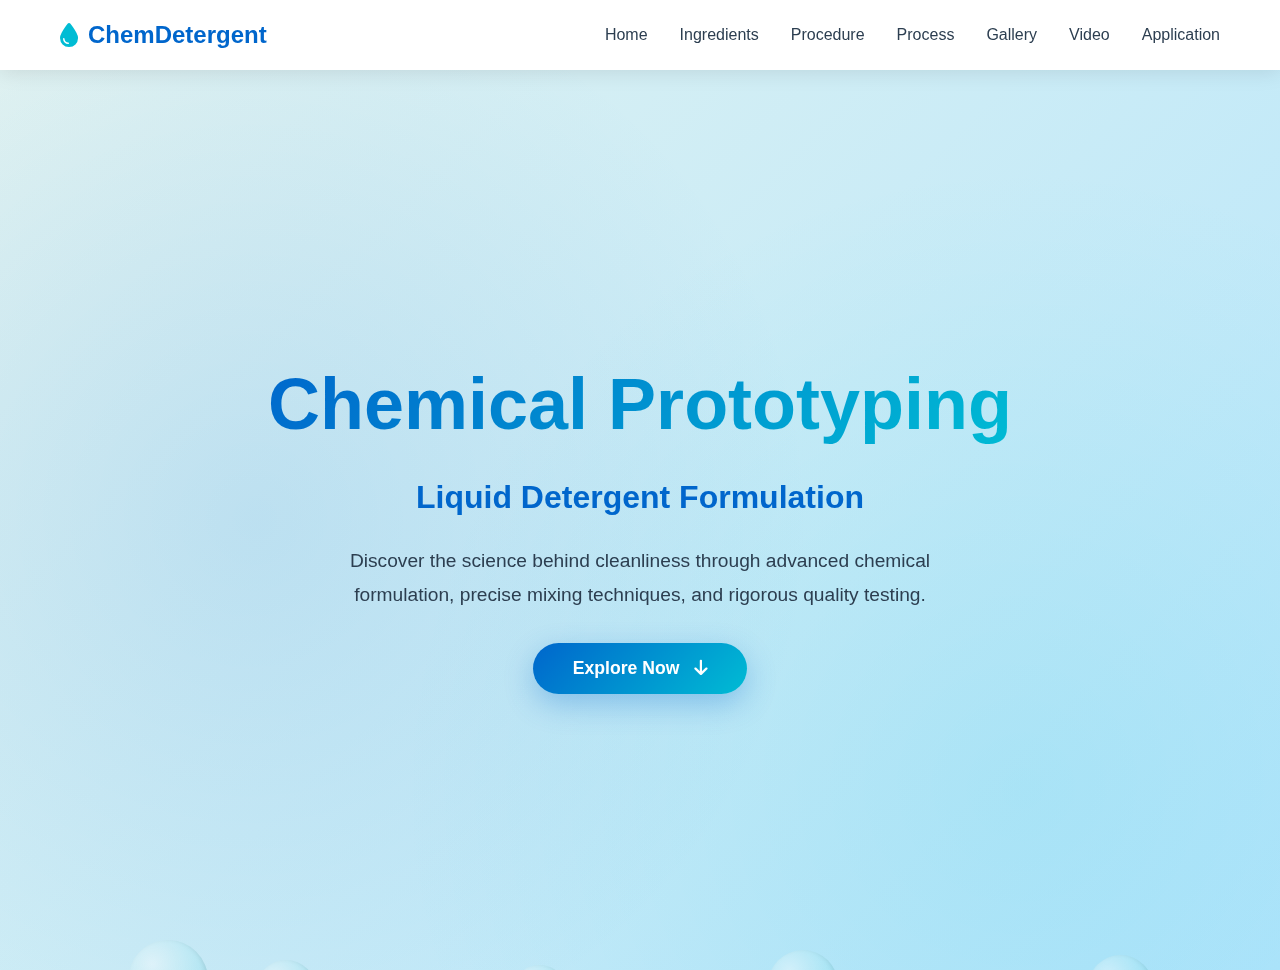
<file: index.html>
<!DOCTYPE html>
<html lang="en">
<head>
    <meta charset="UTF-8">
    <meta name="viewport" content="width=device-width, initial-scale=1.0">
    <title>Chemical Prototyping - Liquid Detergent</title>
    <link rel="stylesheet" href="styles.css">
    <link rel="stylesheet" href="https://cdnjs.cloudflare.com/ajax/libs/font-awesome/6.4.0/css/all.min.css">
    <link rel="stylesheet" href="https://unpkg.com/aos@next/dist/aos.css" />
</head>
<body>
    <!-- Navigation Bar -->
    <nav class="navbar">
        <div class="nav-container">
            <div class="logo">
                <i class="fas fa-droplet"></i>
                <span>ChemDetergent</span>
            </div>
            <ul class="nav-menu">
                <li><a href="index.html" class="nav-link">Home</a></li>
                <li><a href="ingredients.html" class="nav-link">Ingredients</a></li>
                <li><a href="procedure.html" class="nav-link">Procedure</a></li>
                <li><a href="diagram.html" class="nav-link">Process</a></li>
                <li><a href="gallery.html" class="nav-link">Gallery</a></li>
                <li><a href="video.html" class="nav-link">Video</a></li>
                <li><a href="application.html" class="nav-link">Application</a></li>
            </ul>
            <div class="hamburger">
                <span></span>
                <span></span>
                <span></span>
            </div>
        </div>
    </nav>

    <!-- Hero Section -->
    <section id="home" class="hero">
        <div class="liquid-bg"></div>
        <div class="bubbles">
            <span></span>
            <span></span>
            <span></span>
            <span></span>
            <span></span>
            <span></span>
            <span></span>
            <span></span>
        </div>
        <div class="hero-content" data-aos="fade-up">
            <h1 class="hero-title">Chemical Prototyping</h1>
            <h2 class="hero-subtitle">Liquid Detergent Formulation</h2>
            <p class="hero-description">
                Discover the science behind cleanliness through advanced chemical formulation, 
                precise mixing techniques, and rigorous quality testing.
            </p>
            <button class="cta-button" onclick="window.location.href='team.html'">
                Explore Now <i class="fas fa-arrow-down"></i>
            </button>
        </div>
    </section>
    <!-- Scripts -->
    <script src="https://unpkg.com/aos@next/dist/aos.js"></script>
    <script src="script.js"></script>
</body>
</html>
</file>
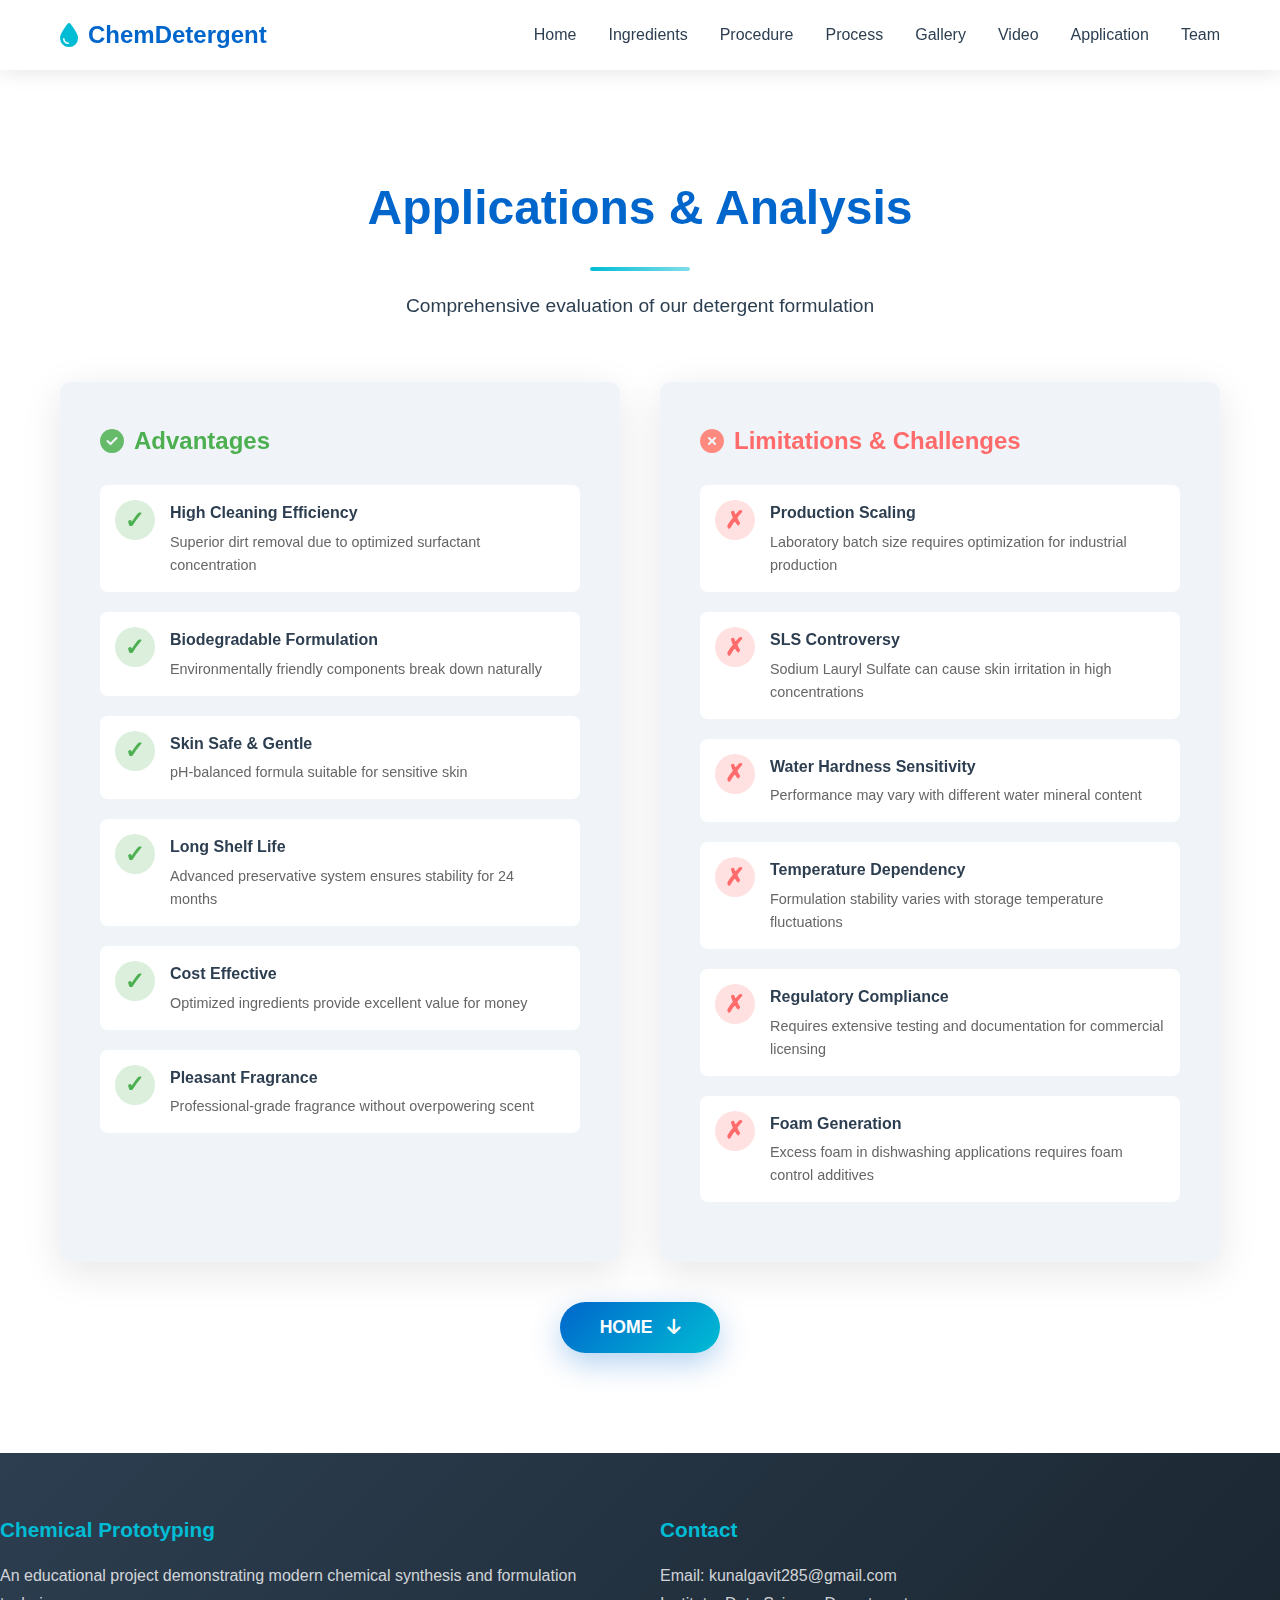
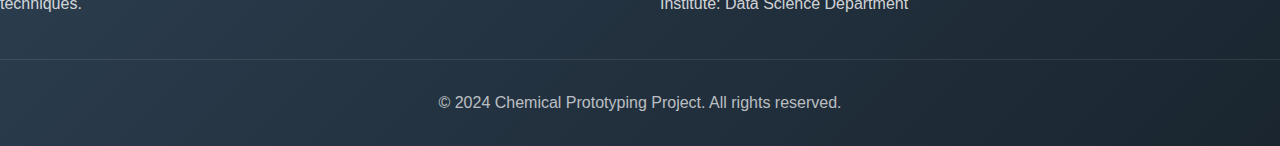
<file: application.html>
<!DOCTYPE html>
<html lang="en">
<head>
    <meta charset="UTF-8">
    <meta name="viewport" content="width=device-width, initial-scale=1.0">
    <title>Application - Chemical Prototyping</title>
    <link rel="stylesheet" href="styles.css">
    <link rel="stylesheet" href="https://cdnjs.cloudflare.com/ajax/libs/font-awesome/6.4.0/css/all.min.css">
    <link rel="stylesheet" href="https://unpkg.com/aos@next/dist/aos.css" />
</head>
<body>
    <!-- Navigation Bar -->
    <nav class="navbar">
        <div class="nav-container">
            <div class="logo">
                <i class="fas fa-droplet"></i>
                <span>ChemDetergent</span>
            </div>
            <ul class="nav-menu">
                <li><a href="index.html" class="nav-link">Home</a></li>
                <li><a href="ingredients.html" class="nav-link">Ingredients</a></li>
                <li><a href="procedure.html" class="nav-link">Procedure</a></li>
                <li><a href="diagram.html" class="nav-link">Process</a></li>
                <li><a href="gallery.html" class="nav-link">Gallery</a></li>
                <li><a href="video.html" class="nav-link">Video</a></li>
                <li><a href="application.html" class="nav-link">Application</a></li>
                <li><a href="team.html" class="nav-link">Team</a></li>
            </ul>
            <div class="hamburger">
                <span></span>
                <span></span>
                <span></span>
            </div>
        </div>
    </nav>

    <!-- Application Section -->
    <section id="application" class="application">
        <div class="container">
            <h2 class="section-title" data-aos="fade-down">Applications & Analysis</h2>
            <p class="section-subtitle" data-aos="fade-up">Comprehensive evaluation of our detergent formulation</p>

            <div class="application-wrapper">
                <!-- Advantages -->
                <div class="advantages" data-aos="fade-right">
                    <h3>
                        <i class="fas fa-check-circle"></i>
                        Advantages
                    </h3>
                    <ul class="advantages-list">
                        <li>
                            <span class="icon">✓</span>
                            <div>
                                <strong>High Cleaning Efficiency</strong>
                                <p>Superior dirt removal due to optimized surfactant concentration</p>
                            </div>
                        </li>
                        <li>
                            <span class="icon">✓</span>
                            <div>
                                <strong>Biodegradable Formulation</strong>
                                <p>Environmentally friendly components break down naturally</p>
                            </div>
                        </li>
                        <li>
                            <span class="icon">✓</span>
                            <div>
                                <strong>Skin Safe & Gentle</strong>
                                <p>pH-balanced formula suitable for sensitive skin</p>
                            </div>
                        </li>
                        <li>
                            <span class="icon">✓</span>
                            <div>
                                <strong>Long Shelf Life</strong>
                                <p>Advanced preservative system ensures stability for 24 months</p>
                            </div>
                        </li>
                        <li>
                            <span class="icon">✓</span>
                            <div>
                                <strong>Cost Effective</strong>
                                <p>Optimized ingredients provide excellent value for money</p>
                            </div>
                        </li>
                        <li>
                            <span class="icon">✓</span>
                            <div>
                                <strong>Pleasant Fragrance</strong>
                                <p>Professional-grade fragrance without overpowering scent</p>
                            </div>
                        </li>
                    </ul>
                </div>

                <!-- Disadvantages -->
                <div class="disadvantages" data-aos="fade-left">
                    <h3>
                        <i class="fas fa-times-circle"></i>
                        Limitations & Challenges
                    </h3>
                    <ul class="disadvantages-list">
                        <li>
                            <span class="icon">✗</span>
                            <div>
                                <strong>Production Scaling</strong>
                                <p>Laboratory batch size requires optimization for industrial production</p>
                            </div>
                        </li>
                        <li>
                            <span class="icon">✗</span>
                            <div>
                                <strong>SLS Controversy</strong>
                                <p>Sodium Lauryl Sulfate can cause skin irritation in high concentrations</p>
                            </div>
                        </li>
                        <li>
                            <span class="icon">✗</span>
                            <div>
                                <strong>Water Hardness Sensitivity</strong>
                                <p>Performance may vary with different water mineral content</p>
                            </div>
                        </li>
                        <li>
                            <span class="icon">✗</span>
                            <div>
                                <strong>Temperature Dependency</strong>
                                <p>Formulation stability varies with storage temperature fluctuations</p>
                            </div>
                        </li>
                        <li>
                            <span class="icon">✗</span>
                            <div>
                                <strong>Regulatory Compliance</strong>
                                <p>Requires extensive testing and documentation for commercial licensing</p>
                            </div>
                        </li>
                        <li>
                            <span class="icon">✗</span>
                            <div>
                                <strong>Foam Generation</strong>
                                <p>Excess foam in dishwashing applications requires foam control additives</p>
                            </div>
                        </li>
                    </ul>
                </div>
            </div>
        </div>
         <div style="text-align: center; margin-top: 40px;">
            <button class="cta-button" onclick="window.location.href='index.html'">
                HOME  <i class="fas fa-arrow-down"></i>
            </button>
        </div>
    </section>

    <!-- Footer -->
    <footer class="footer">
        <div class="footer-content">
            <div class="footer-section">
                <h4>Chemical Prototyping</h4>
                <p>An educational project demonstrating modern chemical synthesis and formulation techniques.</p>
            </div>
            <div class="footer-section">
                <h4>Contact</h4>
                <p>Email: kunalgavit285@gmail.com</p>
                <p>Institute: Data Science Department</p>
            </div>
        </div>
        <div class="footer-bottom">
            <p>&copy; 2024 Chemical Prototyping Project. All rights reserved.</p>
        </div>
    </footer>

    <!-- Scripts -->
    <script src="https://unpkg.com/aos@next/dist/aos.js"></script>
    <script src="script.js"></script>
</body>
</html>
</file>
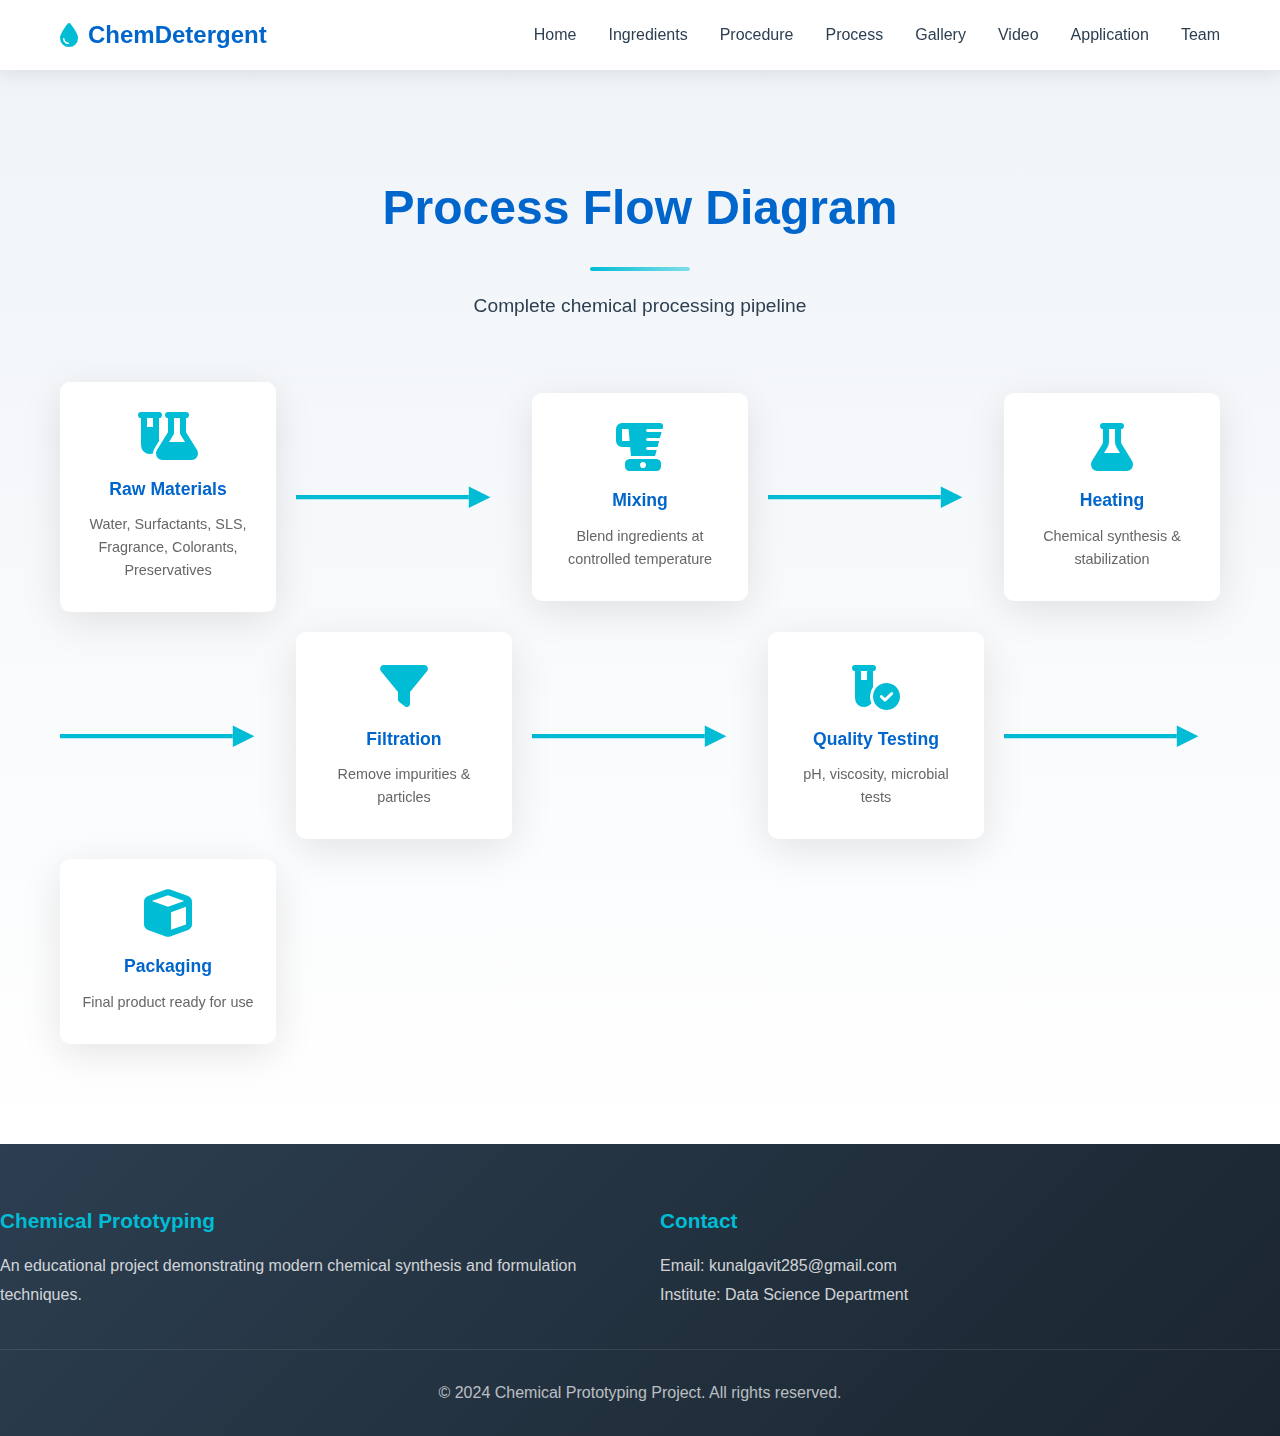
<file: diagram.html>
<!DOCTYPE html>
<html lang="en">
<head>
    <meta charset="UTF-8">
    <meta name="viewport" content="width=device-width, initial-scale=1.0">
    <title>Process Diagram - Chemical Prototyping</title>
    <link rel="stylesheet" href="styles.css">
    <link rel="stylesheet" href="https://cdnjs.cloudflare.com/ajax/libs/font-awesome/6.4.0/css/all.min.css">
    <link rel="stylesheet" href="https://unpkg.com/aos@next/dist/aos.css" />
</head>
<body>
    <!-- Navigation Bar -->
    <nav class="navbar">
        <div class="nav-container">
            <div class="logo">
                <i class="fas fa-droplet"></i>
                <span>ChemDetergent</span>
            </div>
            <ul class="nav-menu">
                <li><a href="index.html" class="nav-link">Home</a></li>
                <li><a href="ingredients.html" class="nav-link">Ingredients</a></li>
                <li><a href="procedure.html" class="nav-link">Procedure</a></li>
                <li><a href="diagram.html" class="nav-link">Process</a></li>
                <li><a href="gallery.html" class="nav-link">Gallery</a></li>
                <li><a href="video.html" class="nav-link">Video</a></li>
                <li><a href="application.html" class="nav-link">Application</a></li>
                <li><a href="team.html" class="nav-link">Team</a></li>
            </ul>
            <div class="hamburger">
                <span></span>
                <span></span>
                <span></span>
            </div>
        </div>
    </nav>

    <!-- Block Diagram Section -->
    <section id="diagram" class="diagram">
        <div class="container">
            <h2 class="section-title" data-aos="fade-down">Process Flow Diagram</h2>
            <p class="section-subtitle" data-aos="fade-up">Complete chemical processing pipeline</p>

            <div class="flow-diagram" data-aos="zoom-in">
                <!-- Raw Materials -->
                <div class="flow-block">
                    <div class="block-content">
                        <i class="fas fa-flask-vial"></i>
                        <h4>Raw Materials</h4>
                        <p>Water, Surfactants, SLS, Fragrance, Colorants, Preservatives</p>
                    </div>
                </div>

                <!-- Arrow -->
                <div class="flow-arrow">
                    <svg viewBox="0 0 100 40" preserveAspectRatio="none">
                        <path d="M 0 20 L 80 20" stroke="currentColor" stroke-width="2" fill="none"/>
                        <polygon points="90,20 80,15 80,25" fill="currentColor"/>
                    </svg>
                </div>

                <!-- Mixing -->
                <div class="flow-block">
                    <div class="block-content">
                        <i class="fas fa-blender"></i>
                        <h4>Mixing</h4>
                        <p>Blend ingredients at controlled temperature</p>
                    </div>
                </div>

                <!-- Arrow -->
                <div class="flow-arrow">
                    <svg viewBox="0 0 100 40" preserveAspectRatio="none">
                        <path d="M 0 20 L 80 20" stroke="currentColor" stroke-width="2" fill="none"/>
                        <polygon points="90,20 80,15 80,25" fill="currentColor"/>
                    </svg>
                </div>

                <!-- Reaction -->
                <div class="flow-block">
                    <div class="block-content">
                        <i class="fas fa-flask"></i>
                        <h4>Heating</h4>
                        <p>Chemical synthesis & stabilization</p>
                    </div>
                </div>

                <!-- Arrow -->
                <div class="flow-arrow">
                    <svg viewBox="0 0 100 40" preserveAspectRatio="none">
                        <path d="M 0 20 L 80 20" stroke="currentColor" stroke-width="2" fill="none"/>
                        <polygon points="90,20 80,15 80,25" fill="currentColor"/>
                    </svg>
                </div>

                <!-- Filtration -->
                <div class="flow-block">
                    <div class="block-content">
                        <i class="fas fa-filter"></i>
                        <h4>Filtration</h4>
                        <p>Remove impurities & particles</p>
                    </div>
                </div>

                <!-- Arrow -->
                <div class="flow-arrow">
                    <svg viewBox="0 0 100 40" preserveAspectRatio="none">
                        <path d="M 0 20 L 80 20" stroke="currentColor" stroke-width="2" fill="none"/>
                        <polygon points="90,20 80,15 80,25" fill="currentColor"/>
                    </svg>
                </div>

                <!-- Testing -->
                <div class="flow-block">
                    <div class="block-content">
                        <i class="fas fa-vial-circle-check"></i>
                        <h4>Quality Testing</h4>
                        <p>pH, viscosity, microbial tests</p>
                    </div>
                </div>

                <!-- Arrow -->
                <div class="flow-arrow">
                    <svg viewBox="0 0 100 40" preserveAspectRatio="none">
                        <path d="M 0 20 L 80 20" stroke="currentColor" stroke-width="2" fill="none"/>
                        <polygon points="90,20 80,15 80,25" fill="currentColor"/>
                    </svg>
                </div>

                <!-- Packaging -->
                <div class="flow-block">
                    <div class="block-content">
                        <i class="fas fa-cube"></i>
                        <h4>Packaging</h4>
                        <p>Final product ready for use</p>
                    </div>
                </div>
            </div>
        </div>
    </section>

    <!-- Footer -->
    <footer class="footer">
        <div class="footer-content">
            <div class="footer-section">
                <h4>Chemical Prototyping</h4>
                <p>An educational project demonstrating modern chemical synthesis and formulation techniques.</p>
            </div>
            <div class="footer-section">
                <h4>Contact</h4>
                <p>Email: kunalgavit285@gmail.com</p>
                <p>Institute: Data Science Department</p>
            </div>
        </div>
        <div class="footer-bottom">
            <p>&copy; 2024 Chemical Prototyping Project. All rights reserved.</p>
        </div>
    </footer>
    <!-- Scripts -->
    <script src="https://unpkg.com/aos@next/dist/aos.js"></script>
    <script src="script.js"></script>
</body>
</html>
</file>
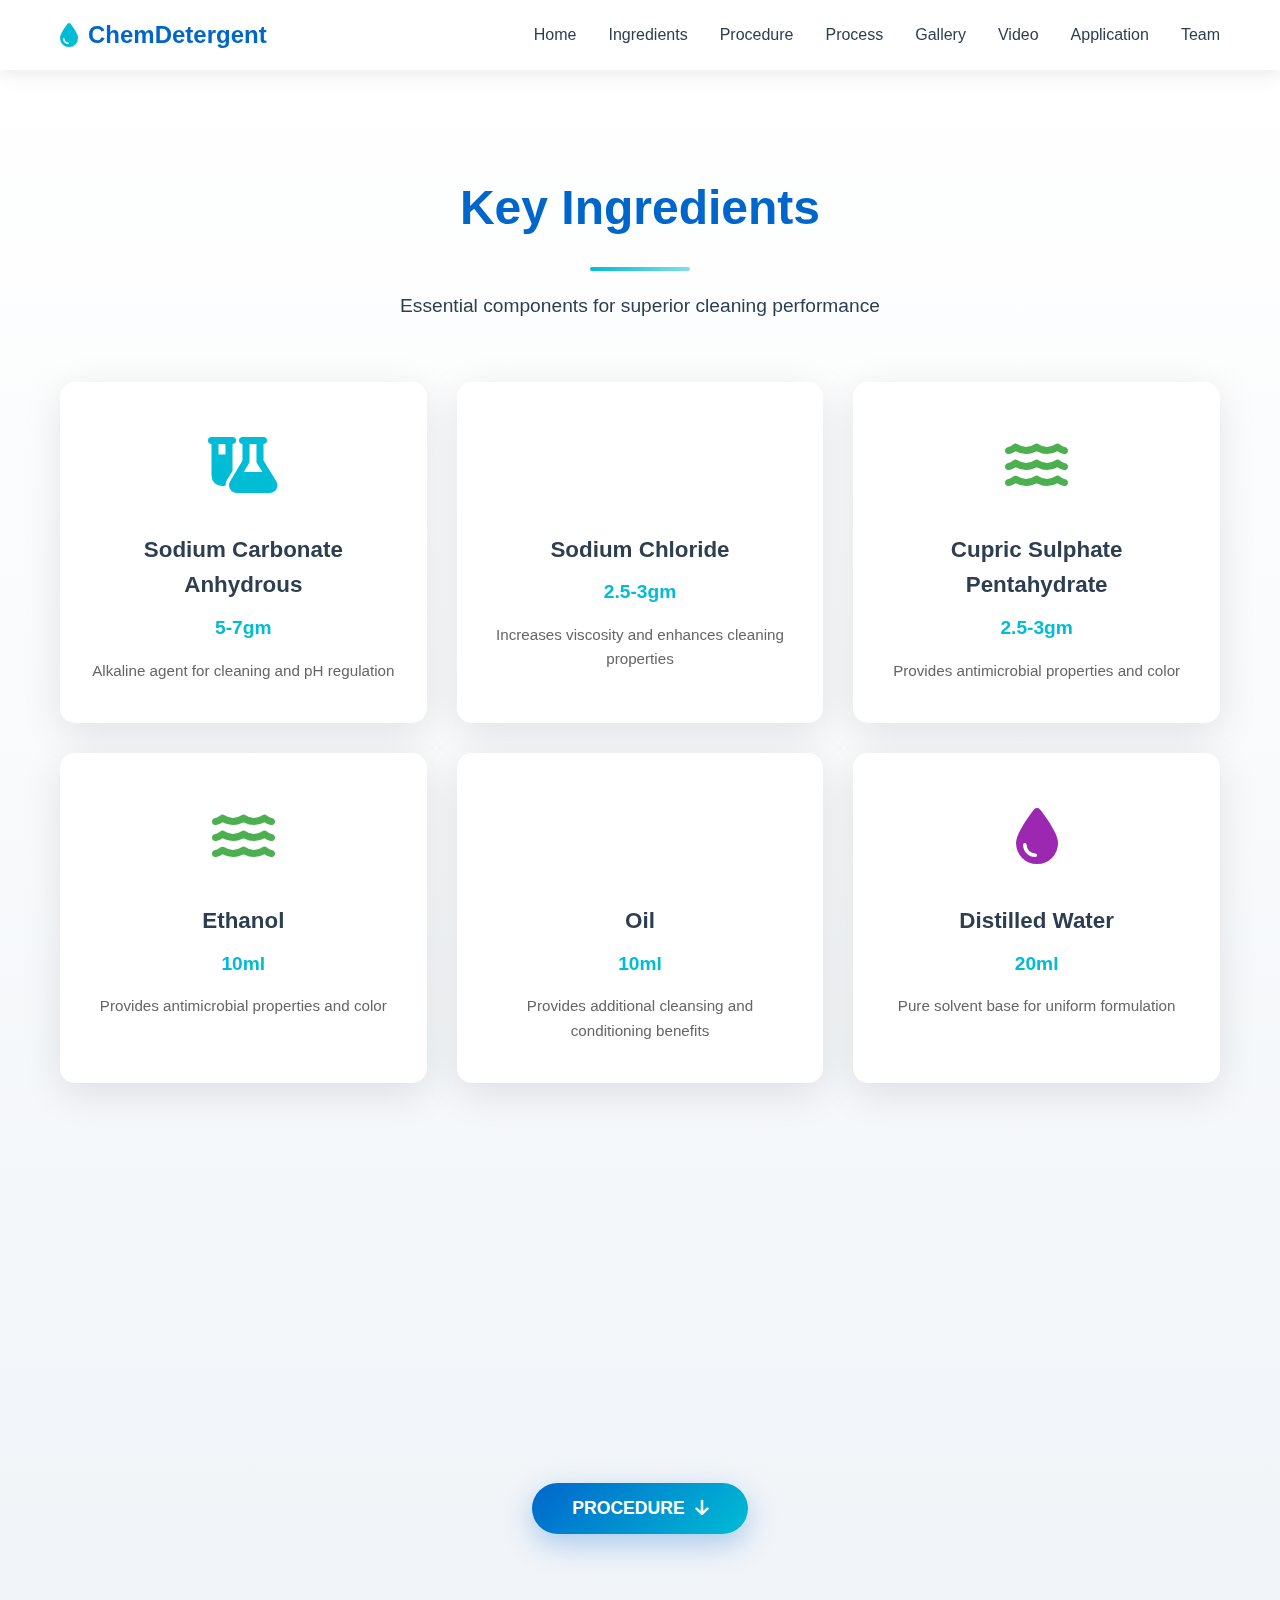
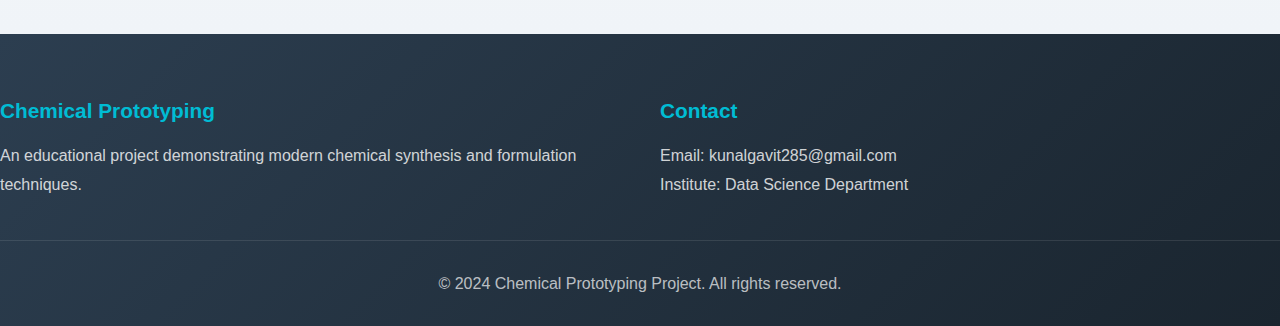
<file: ingredients.html>
<!DOCTYPE html>
<html lang="en">
<head>
    <meta charset="UTF-8">
    <meta name="viewport" content="width=device-width, initial-scale=1.0">
    <title>Ingredients - Chemical Prototyping</title>
    <link rel="stylesheet" href="styles.css">
    <link rel="stylesheet" href="https://cdnjs.cloudflare.com/ajax/libs/font-awesome/6.4.0/css/all.min.css">
    <link rel="stylesheet" href="https://unpkg.com/aos@next/dist/aos.css" />
</head>
<body>
    <!-- Navigation Bar -->
    <nav class="navbar">
        <div class="nav-container">
            <div class="logo">
                <i class="fas fa-droplet"></i>
                <span>ChemDetergent</span>
            </div>
            <ul class="nav-menu">
                <li><a href="index.html" class="nav-link">Home</a></li>
                <li><a href="ingredients.html" class="nav-link">Ingredients</a></li>
                <li><a href="procedure.html" class="nav-link">Procedure</a></li>
                <li><a href="diagram.html" class="nav-link">Process</a></li>
                <li><a href="gallery.html" class="nav-link">Gallery</a></li>
                <li><a href="video.html" class="nav-link">Video</a></li>
                <li><a href="application.html" class="nav-link">Application</a></li>
                <li><a href="team.html" class="nav-link">Team</a></li>
            </ul>
            <div class="hamburger">
                <span></span>
                <span></span>
                <span></span>
            </div>
        </div>
    </nav>

    <!-- Ingredients Section -->
    <section id="ingredients" class="ingredients">
        <div class="container">
            <h2 class="section-title" data-aos="fade-down">Key Ingredients</h2>
            <p class="section-subtitle" data-aos="fade-up">Essential components for superior cleaning performance</p>
            
            <div class="ingredients-grid">
                <!-- Sodium Carbonate Anhydrous -->
                <div class="ingredient-card" data-aos="zoom-in">
                    <div class="ingredient-icon">
                        <i class="fas fa-flask-vial"></i>
                    </div>
                    <h3>Sodium Carbonate Anhydrous</h3>
                    <p class="percentage">5-7gm</p>
                    <p class="description">Alkaline agent for cleaning and pH regulation</p>
                </div>

                <!-- Sodium Chloride -->
                <div class="ingredient-card" data-aos="zoom-in" data-aos-delay="100">
                    <div class="ingredient-icon blue">
                        <i class="fas fa-molecule"></i>
                    </div>
                    <h3>Sodium Chloride</h3>
                    <p class="percentage">2.5-3gm</p>
                    <p class="description">Increases viscosity and enhances cleaning properties</p>
                </div>

                <!-- Cupric Sulphate Pentahydrate -->
                <div class="ingredient-card" data-aos="zoom-in" data-aos-delay="200">
                    <div class="ingredient-icon green">
                        <i class="fas fa-water"></i>
                    </div>
                    <h3>Cupric Sulphate Pentahydrate</h3>
                    <p class="percentage">2.5-3gm</p>
                    <p class="description">Provides antimicrobial properties and color</p>
                </div>

                <div class="ingredient-card" data-aos="zoom-in" data-aos-delay="200">
                    <div class="ingredient-icon green">
                        <i class="fas fa-water"></i>
                    </div>
                    <h3>Ethanol</h3>
                    <p class="percentage">10ml</p>
                    <p class="description">Provides antimicrobial properties and color</p>
                </div>
                <!-- Oil -->
                <div class="ingredient-card" data-aos="zoom-in" data-aos-delay="300">
                    <div class="ingredient-icon teal">
                        <i class="fas fa-droplets"></i>
                    </div>
                    <h3>Oil</h3>
                    <p class="percentage">10ml</p>
                    <p class="description">Provides additional cleansing and conditioning benefits</p>
                </div>

                <!-- Distilled Water -->
                <div class="ingredient-card" data-aos="zoom-in" data-aos-delay="400">
                    <div class="ingredient-icon purple">
                        <i class="fas fa-tint"></i>
                    </div>
                    <h3>Distilled Water</h3>
                    <p class="percentage">20ml</p>
                    <p class="description">Pure solvent base for uniform formulation</p>
                </div>

                <!-- Fragrance -->
                <div class="ingredient-card" data-aos="zoom-in" data-aos-delay="500">
                    <div class="ingredient-icon orange">
                        <i class="fas fa-flower"></i>
                    </div>
                    <h3>Fragrance</h3>
                    <p class="percentage">2-3ml</p>
                    <p class="description">Pleasant aroma for enhanced user experience</p>
                </div>
            </div>
        </div>
        <div style="text-align: center; margin-top: 40px;">
            <button class="cta-button" onclick="window.location.href='team.html'">
                PROCEDURE<i class="fas fa-arrow-down"></i>
            </button>
        </div>
    </section>
    <!-- Footer -->
    <footer class="footer">
        <div class="footer-content">
            <div class="footer-section">
                <h4>Chemical Prototyping</h4>
                <p>An educational project demonstrating modern chemical synthesis and formulation techniques.</p>
            </div>
            <div class="footer-section">
                <h4>Contact</h4>
                <p>Email: kunalgavit285@gmail.com</p>
                <p>Institute: Data Science Department</p>
            </div>
        </div>
        <div class="footer-bottom">
            <p>&copy; 2024 Chemical Prototyping Project. All rights reserved.</p>
        </div>
    </footer>
    <!-- Scripts -->
    <script src="https://unpkg.com/aos@next/dist/aos.js"></script>
    <script src="script.js"></script>
</body>
</html>
</file>
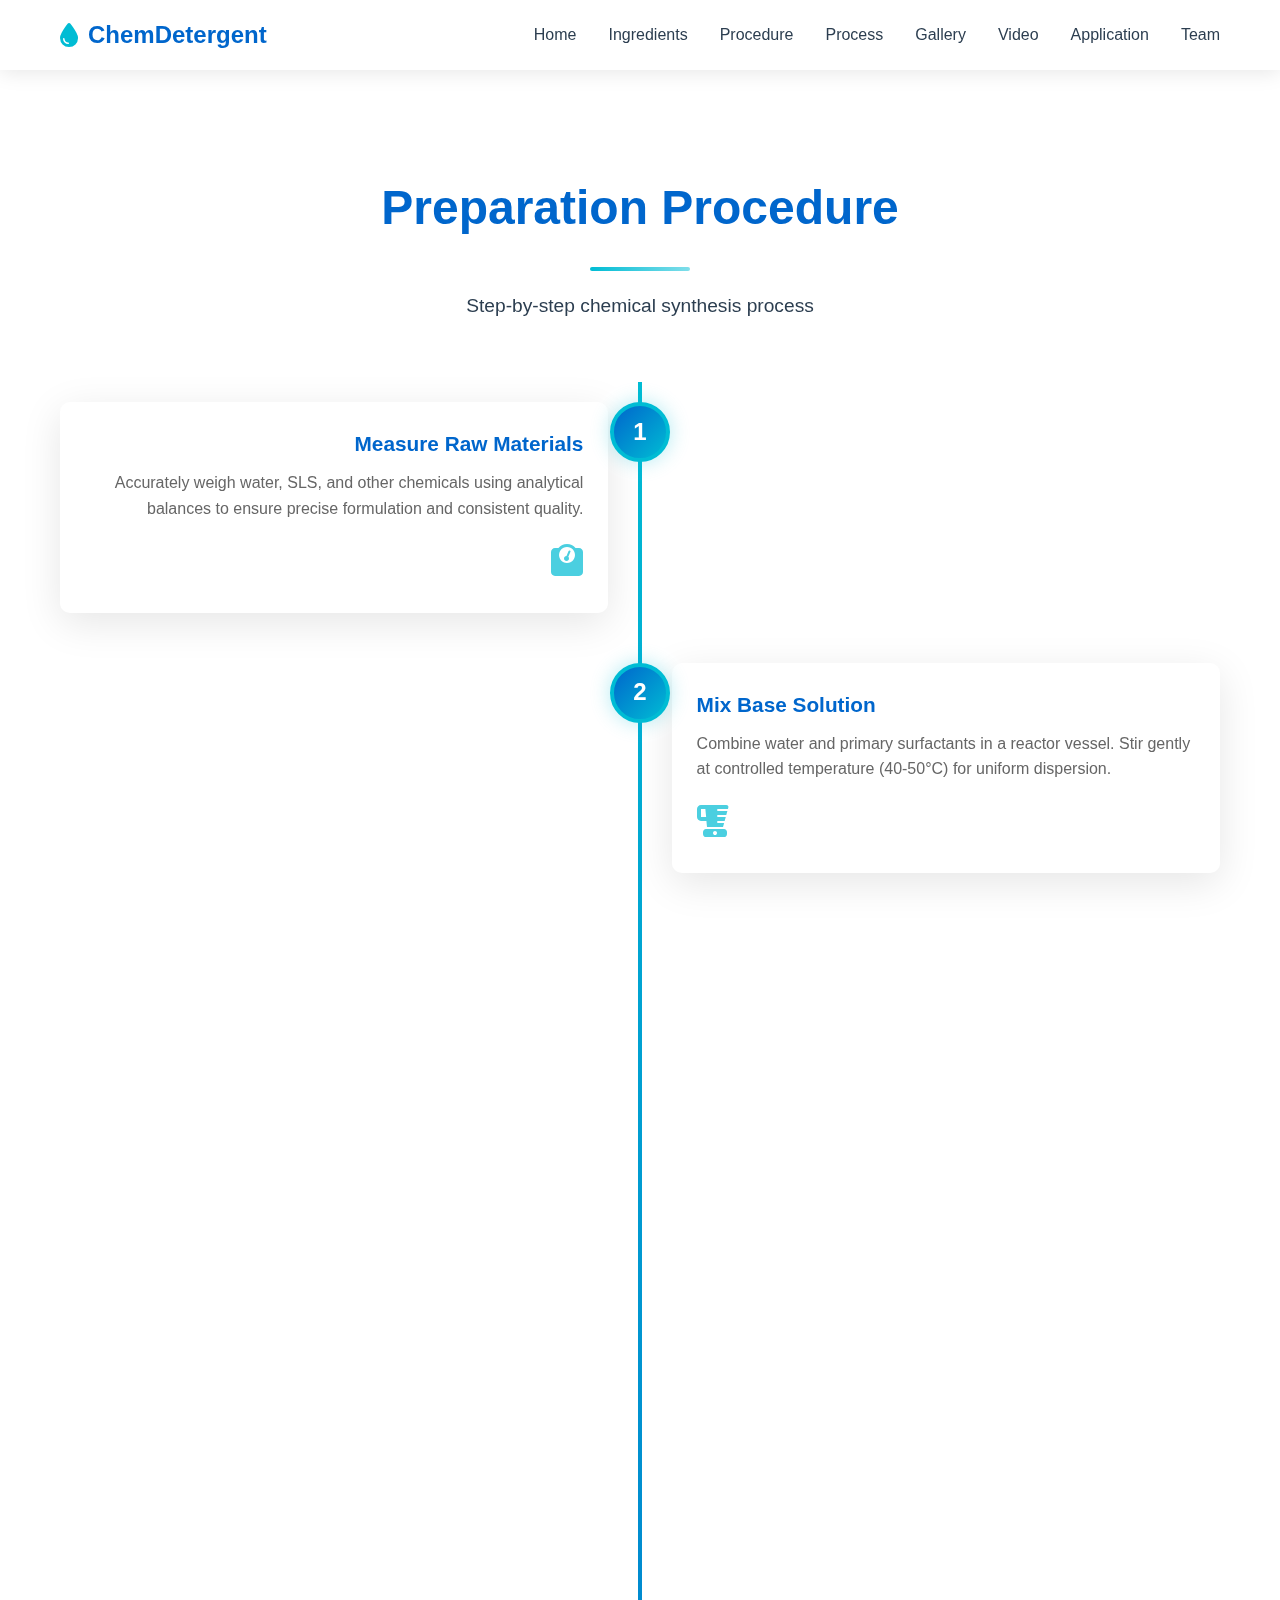
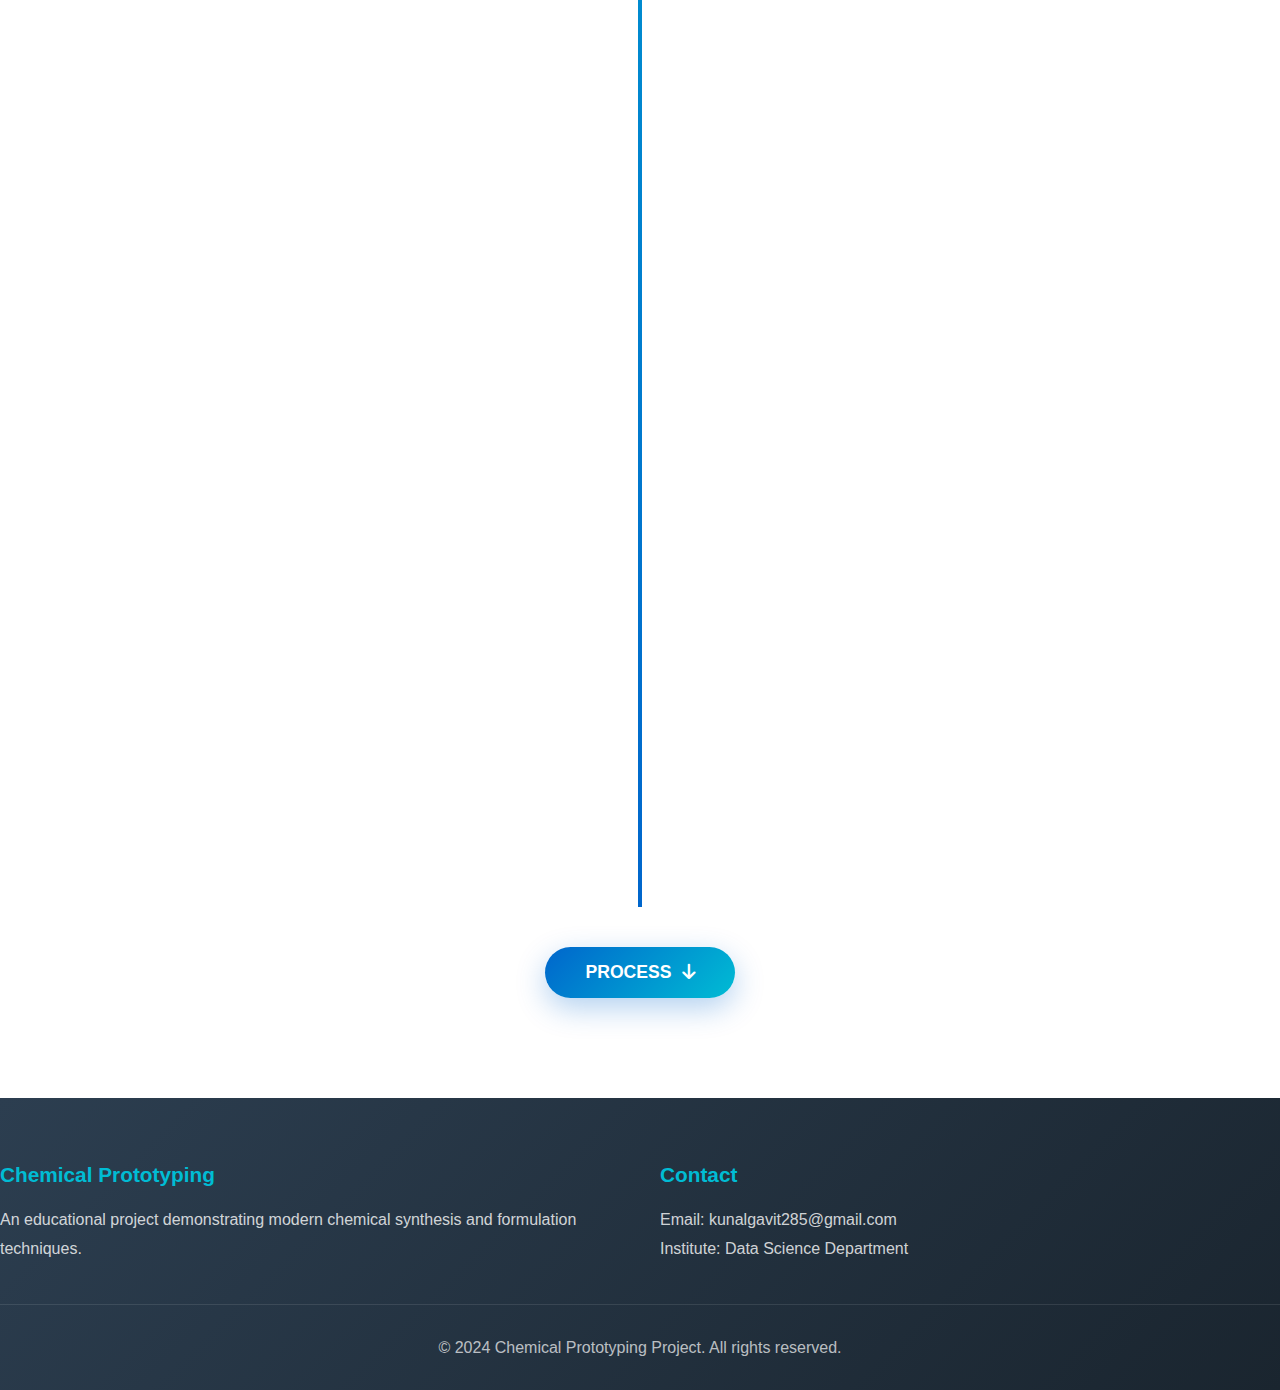
<file: procedure.html>
<!DOCTYPE html>
<html lang="en">
<head>
    <meta charset="UTF-8">
    <meta name="viewport" content="width=device-width, initial-scale=1.0">
    <title>Procedure - Chemical Prototyping</title>
    <link rel="stylesheet" href="styles.css">
    <link rel="stylesheet" href="https://cdnjs.cloudflare.com/ajax/libs/font-awesome/6.4.0/css/all.min.css">
    <link rel="stylesheet" href="https://unpkg.com/aos@next/dist/aos.css" />
</head>
<body>
    <!-- Navigation Bar -->
    <nav class="navbar">
        <div class="nav-container">
            <div class="logo">
                <i class="fas fa-droplet"></i>
                <span>ChemDetergent</span>
            </div>
            <ul class="nav-menu">
                <li><a href="index.html" class="nav-link">Home</a></li>
                <li><a href="ingredients.html" class="nav-link">Ingredients</a></li>
                <li><a href="procedure.html" class="nav-link">Procedure</a></li>
                <li><a href="diagram.html" class="nav-link">Process</a></li>
                <li><a href="gallery.html" class="nav-link">Gallery</a></li>
                <li><a href="video.html" class="nav-link">Video</a></li>
                <li><a href="application.html" class="nav-link">Application</a></li>
                <li><a href="team.html" class="nav-link">Team</a></li>
            </ul>
            <div class="hamburger">
                <span></span>
                <span></span>
                <span></span>
            </div>
        </div>
    </nav>

    <!-- Procedure Section -->
    <section id="procedure" class="procedure">
        <div class="container">
            <h2 class="section-title" data-aos="fade-down">Preparation Procedure</h2>
            <p class="section-subtitle" data-aos="fade-up">Step-by-step chemical synthesis process</p>

            <div class="timeline">
                <!-- Step 1 -->
                <div class="timeline-item" data-aos="fade-right">
                    <div class="timeline-marker">
                        <span>1</span>
                    </div>
                    <div class="timeline-content">
                        <h3>Measure Raw Materials</h3>
                        <p>Accurately weigh water, SLS, and other chemicals using analytical balances to ensure precise formulation and consistent quality.</p>
                        <div class="step-icon">
                            <i class="fas fa-weight"></i>
                        </div>
                    </div>
                </div>

                <!-- Step 2 -->
                <div class="timeline-item" data-aos="fade-right" data-aos-delay="100">
                    <div class="timeline-marker">
                        <span>2</span>
                    </div>
                    <div class="timeline-content">
                        <h3>Mix Base Solution</h3>
                        <p>Combine water and primary surfactants in a reactor vessel. Stir gently at controlled temperature (40-50°C) for uniform dispersion.</p>
                        <div class="step-icon">
                            <i class="fas fa-blender"></i>
                        </div>
                    </div>
                </div>

                <!-- Step 3 -->
                <div class="timeline-item" data-aos="fade-right" data-aos-delay="200">
                    <div class="timeline-marker">
                        <span>3</span>
                    </div>
                    <div class="timeline-content">
                        <h3>Add Active Agents</h3>
                        <p>Slowly introduce SLS and secondary surfactants while maintaining temperature. Continue stirring for 30-45 minutes until homogeneous.</p>
                        <div class="step-icon">
                            <i class="fas fa-flask"></i>
                        </div>
                    </div>
                </div>

                <!-- Step 4 -->
                <div class="timeline-item" data-aos="fade-right" data-aos-delay="300">
                    <div class="timeline-marker">
                        <span>4</span>
                    </div>
                    <div class="timeline-content">
                        <h3>Incorporate Additives</h3>
                        <p>Add fragrance, colorants, and preservatives gradually. Mix for 15-20 minutes to ensure even distribution throughout the solution.</p>
                        <div class="step-icon">
                            <i class="fas fa-droplets"></i>
                        </div>
                    </div>
                </div>

                <!-- Step 5 -->
                <div class="timeline-item" data-aos="fade-right" data-aos-delay="400">
                    <div class="timeline-marker">
                        <span>5</span>
                    </div>
                    <div class="timeline-content">
                        <h3>Reaction & Maturation</h3>
                        <p>Allow the mixture to react and stabilize at room temperature for 2-4 hours. This enhances molecular bonding and product stability.</p>
                        <div class="step-icon">
                            <i class="fas fa-hourglass-end"></i>
                        </div>
                    </div>
                </div>

                <!-- Step 6 -->
                <div class="timeline-item" data-aos="fade-right" data-aos-delay="500">
                    <div class="timeline-marker">
                        <span>6</span>
                    </div>
                    <div class="timeline-content">
                        <h3>Filtration & Purification</h3>
                        <p>Pass the solution through fine mesh filters to remove impurities and suspended particles, ensuring crystal-clear product quality.</p>
                        <div class="step-icon">
                            <i class="fas fa-filter"></i>
                        </div>
                    </div>
                </div>

                <!-- Step 7 -->
                <div class="timeline-item" data-aos="fade-right" data-aos-delay="600">
                    <div class="timeline-marker">
                        <span>7</span>
                    </div>
                    <div class="timeline-content">
                        <h3>Quality Testing</h3>
                        <p>Conduct pH tests, viscosity measurements, and microbial analysis to verify product meets safety and performance standards.</p>
                        <div class="step-icon">
                            <i class="fas fa-vial"></i>
                        </div>
                    </div>
                </div>

                <!-- Step 8 -->
                <div class="timeline-item" data-aos="fade-right" data-aos-delay="700">
                    <div class="timeline-marker">
                        <span>8</span>
                    </div>
                    <div class="timeline-content">
                        <h3>Packaging & Storage</h3>
                        <p>Transfer final product to sterile containers, label properly, and store in cool, dark conditions to maintain efficacy and shelf life.</p>
                        <div class="step-icon">
                            <i class="fas fa-box"></i>
                        </div>
                    </div>
                </div>
            </div>
        </div>
         <div style="text-align: center; margin-top: 40px;">
            <button class="cta-button" onclick="window.location.href='diagram.html'">
               PROCESS<i class="fas fa-arrow-down"></i>
            </button>
        </div>
    </section>

    <!-- Footer -->
    <footer class="footer">
        <div class="footer-content">
            <div class="footer-section">
                <h4>Chemical Prototyping</h4>
                <p>An educational project demonstrating modern chemical synthesis and formulation techniques.</p>
            </div>
            <div class="footer-section">
                <h4>Contact</h4>
                <p>Email: kunalgavit285@gmail.com</p>
                <p>Institute: Data Science Department</p>
            </div>
        </div>
        <div class="footer-bottom">
            <p>&copy; 2024 Chemical Prototyping Project. All rights reserved.</p>
        </div>
    </footer>

    <!-- Scripts -->
    <script src="https://unpkg.com/aos@next/dist/aos.js"></script>
    <script src="script.js"></script>
</body>
</html>
</file>
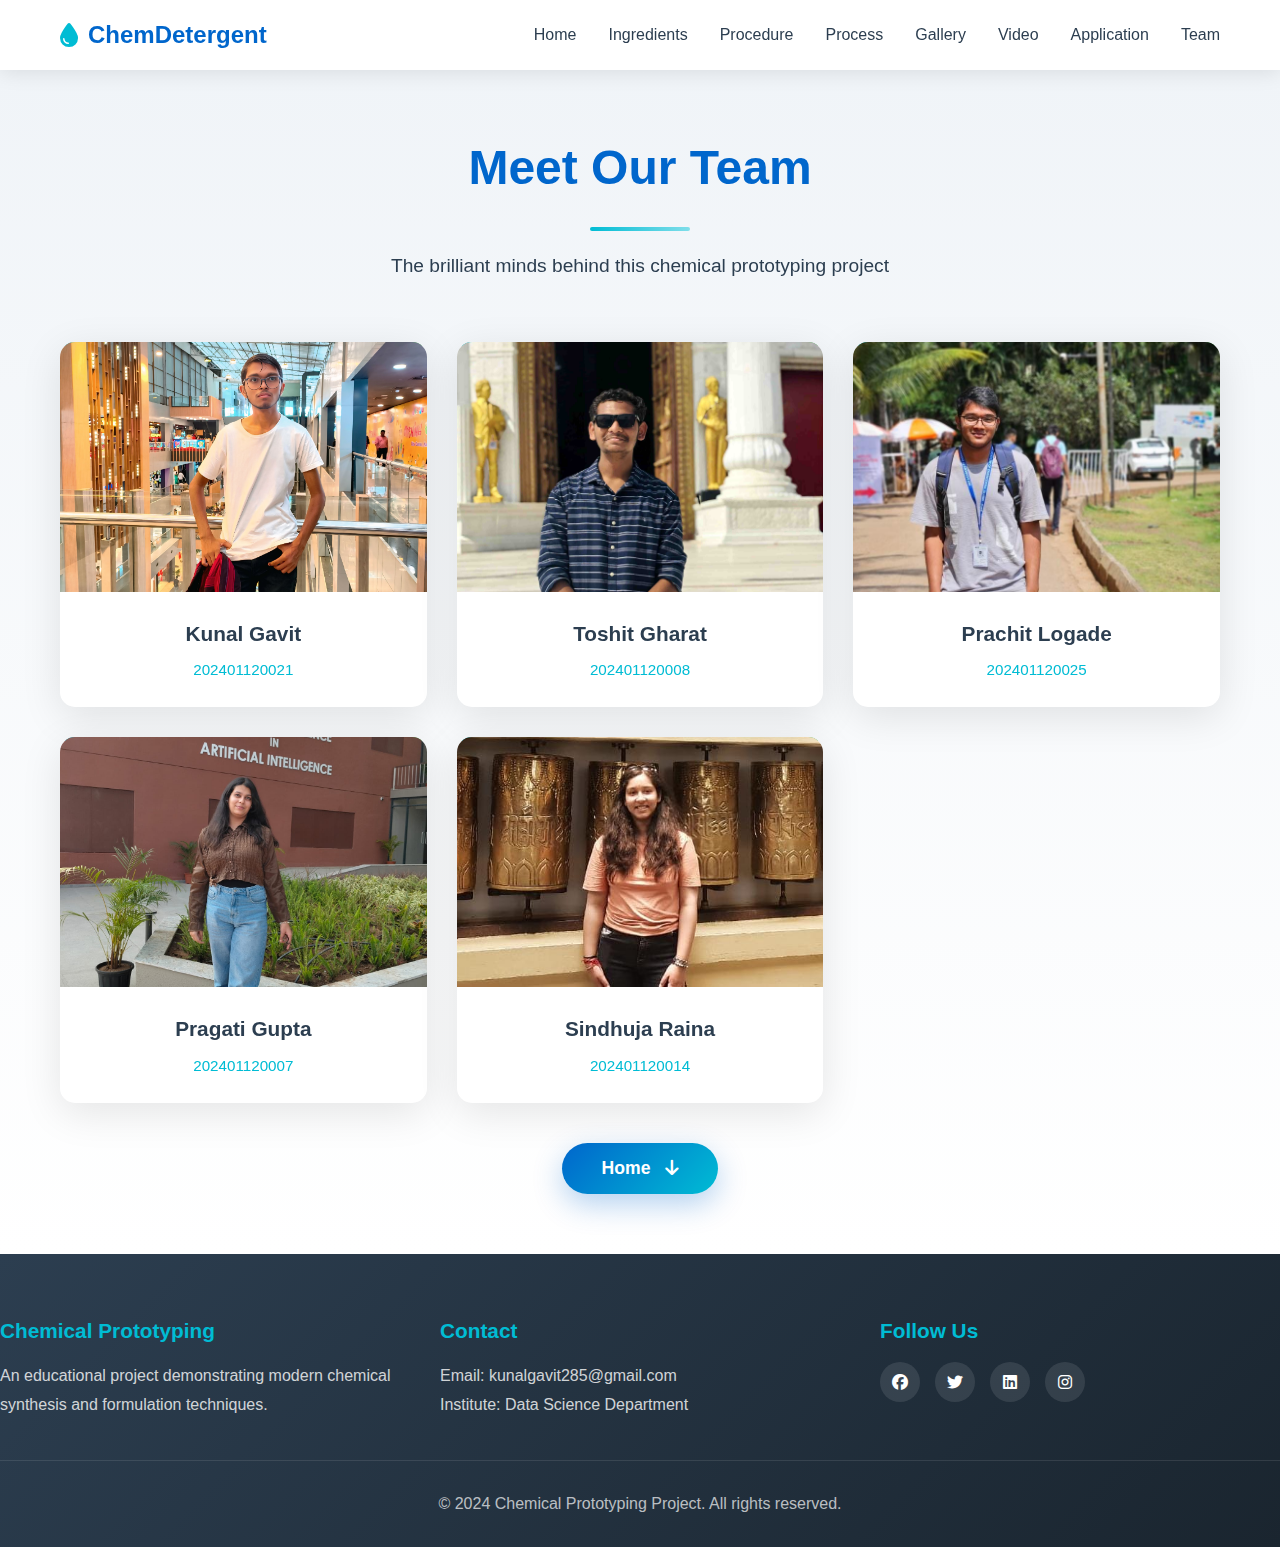
<file: team.html>
<!DOCTYPE html>
<html lang="en">
<head>
    <meta charset="UTF-8">
    <meta name="viewport" content="width=device-width, initial-scale=1.0">
    <title>Team - Chemical Prototyping</title>
    <link rel="stylesheet" href="styles.css">
    <link rel="stylesheet" href="https://cdnjs.cloudflare.com/ajax/libs/font-awesome/6.4.0/css/all.min.css">
    <link rel="stylesheet" href="https://unpkg.com/aos@next/dist/aos.css" />
</head>
<body>
    <!-- Navigation Bar -->
    <nav class="navbar">
        <div class="nav-container">
            <div class="logo">
                <i class="fas fa-droplet"></i>
                <span>ChemDetergent</span>
            </div>
            <ul class="nav-menu">
                <li><a href="index.html" class="nav-link">Home</a></li>
                <li><a href="ingredients.html" class="nav-link">Ingredients</a></li>
                <li><a href="procedure.html" class="nav-link">Procedure</a></li>
                <li><a href="diagram.html" class="nav-link">Process</a></li>
                <li><a href="gallery.html" class="nav-link">Gallery</a></li>
                <li><a href="video.html" class="nav-link">Video</a></li>
                <li><a href="application.html" class="nav-link">Application</a></li>
                <li><a href="team.html" class="nav-link">Team</a></li>
            </ul>
            <div class="hamburger">
                <span></span>
                <span></span>
                <span></span>
            </div>
        </div>
    </nav>

    <!-- Team Members Section -->
    <section id="team" class="team">
        <div class="container">
            <h2 class="section-title" data-aos="fade-down">Meet Our Team</h2>
            <p class="section-subtitle" data-aos="fade-up">The brilliant minds behind this chemical prototyping project</p>

            <div class="team-grid">
                <!-- Team Member 1 -->
                <div class="team-card" data-aos="zoom-in">
                    <div class="team-image">
                        <img src="assets/images/1752572376280.jpg" alt="Team Member">
                    </div>
                    <div class="team-info">
                        <h3>Kunal Gavit</h3>
                        <p class="prn">202401120021</p>
                    </div>
                </div>

                <!-- Team Member 2 -->
                <div class="team-card" data-aos="zoom-in" data-aos-delay="100">
                    <div class="team-image">
                        <img src="assets/images/WhatsApp Image 2026-02-10 at 9.50.49 AM.jpeg" alt="Team Member">
                    </div>
                    <div class="team-info">
                        <h3>Toshit Gharat</h3>
                        <p class="prn">202401120008</p>
                    </div>
                </div>

                <!-- Team Member 3 -->
                <div class="team-card" data-aos="zoom-in" data-aos-delay="200">
                    <div class="team-image">
                        <img src="assets/images/WhatsApp Image 2026-02-10 at 9.51.01 AM.jpeg" alt="Team Member">
                    </div>
                    <div class="team-info">
                        <h3>Prachit Logade</h3>
                        <p class="prn">202401120025</p>
                    </div>
                </div>

                <!-- Team Member 4 -->
                <div class="team-card" data-aos="zoom-in" data-aos-delay="300">
                    <div class="team-image">
                        <img src="assets/images/WhatsApp Image 2026-02-10 at 10.07.13 AM.jpeg" alt="Team Member">
                    </div>
                    <div class="team-info">
                        <h3>Pragati Gupta</h3>
                        <p class="prn">202401120007</p>
                    </div>
                </div>

                <!-- Team Member 5 -->
                <div class="team-card" data-aos="zoom-in" data-aos-delay="400">
                    <div class="team-image">
                        <img src="assets/images/WhatsApp Image 2026-02-11 at 2.11.49 PM.jpeg" alt="Team Member">
                    </div>
                    <div class="team-info">
                        <h3>Sindhuja Raina</h3>
                        <p class="prn">202401120014</p>
                    </div>
                </div>
            </div>
        </div>
         <div style="text-align: center; margin-top: 40px;">
            <button class="cta-button" onclick="window.location.href='index.html'">
               Home <i class="fas fa-arrow-down"></i>
            </button>
        </div>
    </section>

    <!-- Footer -->
    <footer class="footer">
        <div class="footer-content">
            <div class="footer-section">
                <h4>Chemical Prototyping</h4>
                <p>An educational project demonstrating modern chemical synthesis and formulation techniques.</p>
            </div>
            <div class="footer-section">
                <h4>Contact</h4>
                <p>Email: kunalgavit285@gmail.com</p>
                <p>Institute: Data Science Department</p>
            </div>
            <div class="footer-section">
                <h4>Follow Us</h4>
                <div class="social-links">
                    <a href="#" title="Facebook"><i class="fab fa-facebook"></i></a>
                    <a href="#" title="Twitter"><i class="fab fa-twitter"></i></a>
                    <a href="#" title="LinkedIn"><i class="fab fa-linkedin"></i></a>
                    <a href="#" title="Instagram"><i class="fab fa-instagram"></i></a>
                </div>
            </div>
        </div>
        <div class="footer-bottom">
            <p>&copy; 2024 Chemical Prototyping Project. All rights reserved.</p>
        </div>
    </footer>

    <!-- Scripts -->
    <script src="https://unpkg.com/aos@next/dist/aos.js"></script>
    <script src="script.js"></script>
</body>
</html>
</file>
<file: styles.css>
/* ============================================
   CHEMICAL PROTOTYPING - LIQUID DETERGENT SITE
   Modern, Animated, Professional Styling
   ============================================ */

/* Root Variables */
:root {
    --primary-blue: #0066cc;
    --aqua: #00bcd4;
    --light-aqua: #80deea;
    --white: #ffffff;
    --light-gray: #f0f4f8;
    --dark-gray: #2c3e50;
    --light-green: #4caf50;
    --success-green: #66bb6a;
    --shadow: 0 10px 40px rgba(0, 0, 0, 0.1);
    --shadow-dark: 0 15px 60px rgba(0, 0, 0, 0.15);
    --transition: all 0.3s ease;
}

/* ============================================
   GENERAL STYLES
   ============================================ */

* {
    margin: 0;
    padding: 0;
    box-sizing: border-box;
}

html {
    scroll-behavior: smooth;
}

body {
    font-family: 'Poppins', 'Montserrat', sans-serif;
    color: var(--dark-gray);
    line-height: 1.6;
    overflow-x: hidden;
    background-color: var(--white);
}

.container {
    max-width: 1200px;
    margin: 0 auto;
    padding: 0 20px;
}

/* ============================================
   NAVIGATION BAR
   ============================================ */

.navbar {
    position: sticky;
    top: 0;
    z-index: 1000;
    background: rgba(255, 255, 255, 0.95);
    -webkit-backdrop-filter: blur(10px);
    backdrop-filter: blur(10px);
    box-shadow: 0 2px 20px rgba(0, 0, 0, 0.1);
    padding: 1rem 0;
}

.nav-container {
    max-width: 1200px;
    margin: 0 auto;
    padding: 0 20px;
    display: flex;
    justify-content: space-between;
    align-items: center;
}

.logo {
    display: flex;
    align-items: center;
    gap: 10px;
    font-size: 1.5rem;
    font-weight: 700;
    color: var(--primary-blue);
    text-decoration: none;
}

.logo i {
    color: var(--aqua);
    animation: float 3s ease-in-out infinite;
}

@keyframes float {
    0%, 100% { transform: translateY(0px); }
    50% { transform: translateY(-10px); }
}

.nav-menu {
    display: flex;
    list-style: none;
    gap: 2rem;
}

.nav-link {
    color: var(--dark-gray);
    text-decoration: none;
    font-weight: 500;
    position: relative;
    transition: var(--transition);
}

.nav-link::after {
    content: '';
    position: absolute;
    bottom: -5px;
    left: 0;
    width: 0;
    height: 2px;
    background: linear-gradient(90deg, var(--primary-blue), var(--aqua));
    transition: var(--transition);
}

.nav-link:hover::after {
    width: 100%;
}

.nav-link:hover {
    color: var(--primary-blue);
}

/* Hamburger Menu */
.hamburger {
    display: none;
    flex-direction: column;
    cursor: pointer;
}

.hamburger span {
    width: 25px;
    height: 3px;
    background-color: var(--primary-blue);
    margin: 5px 0;
    transition: var(--transition);
    border-radius: 2px;
}

/* ============================================
   HERO SECTION
   ============================================ */

.hero {
    position: relative;
    min-height: 100vh;
    display: flex;
    align-items: center;
    justify-content: center;
    overflow: hidden;
    background: linear-gradient(135deg, #e0f2f1 0%, #b3e5fc 100%);
}

.liquid-bg {
    position: absolute;
    width: 100%;
    height: 100%;
    background: 
        radial-gradient(circle at 20% 50%, rgba(0, 102, 204, 0.1) 0%, transparent 50%),
        radial-gradient(circle at 80% 80%, rgba(0, 188, 212, 0.1) 0%, transparent 50%);
    animation: liquidFlow 15s ease-in-out infinite;
}

@keyframes liquidFlow {
    0%, 100% {
        transform: translate(0, 0) scale(1);
    }
    50% {
        transform: translate(30px, -30px) scale(1.1);
    }
}

/* Floating Bubbles */
.bubbles {
    position: absolute;
    width: 100%;
    height: 100%;
    overflow: hidden;
}

.bubbles span {
    position: absolute;
    bottom: -50px;
    width: 50px;
    height: 50px;
    background: radial-gradient(circle at 30% 30%, rgba(255, 255, 255, 0.8), rgba(0, 188, 212, 0.4));
    border-radius: 50%;
    opacity: 0.5;
    animation: rise 8s infinite ease-in;
    box-shadow: inset -2px -2px 5px rgba(0, 0, 0, 0.2);
}

.bubbles span:nth-child(1) {
    left: 10%;
    width: 80px;
    height: 80px;
    animation-delay: 0s;
    animation-duration: 10s;
}

.bubbles span:nth-child(2) {
    left: 20%;
    width: 60px;
    height: 60px;
    animation-delay: 2s;
    animation-duration: 8s;
}

.bubbles span:nth-child(3) {
    left: 30%;
    width: 40px;
    height: 40px;
    animation-delay: 4s;
    animation-duration: 6s;
}

.bubbles span:nth-child(4) {
    left: 50%;
    width: 50px;
    height: 50px;
    animation-delay: 1s;
    animation-duration: 9s;
}

.bubbles span:nth-child(5) {
    left: 60%;
    width: 70px;
    height: 70px;
    animation-delay: 3s;
    animation-duration: 11s;
}

.bubbles span:nth-child(6) {
    left: 75%;
    width: 45px;
    height: 45px;
    animation-delay: 5s;
    animation-duration: 7s;
}

.bubbles span:nth-child(7) {
    left: 85%;
    width: 65px;
    height: 65px;
    animation-delay: 2.5s;
    animation-duration: 10s;
}

.bubbles span:nth-child(8) {
    left: 40%;
    width: 55px;
    height: 55px;
    animation-delay: 4.5s;
    animation-duration: 8.5s;
}

@keyframes rise {
    to {
        bottom: 120vh;
        opacity: 0;
        transform: translateX(100px);
    }
}

.hero-content {
    position: relative;
    z-index: 10;
    text-align: center;
    color: var(--dark-gray);
}

.hero-title {
    font-size: 4.5rem;
    font-weight: 800;
    margin-bottom: 10px;
    background: linear-gradient(135deg, var(--primary-blue), var(--aqua));
    -webkit-background-clip: text;
    -webkit-text-fill-color: transparent;
    background-clip: text;
    animation: slideInDown 1s ease-out;
}

.hero-subtitle {
    font-size: 2rem;
    font-weight: 600;
    color: var(--primary-blue);
    margin-bottom: 20px;
    animation: slideInUp 1s ease-out 0.2s backwards;
}

.hero-description {
    font-size: 1.2rem;
    color: var(--dark-gray);
    max-width: 600px;
    margin: 0 auto 30px;
    line-height: 1.8;
    animation: slideInUp 1s ease-out 0.4s backwards;
}

.cta-button {
    padding: 15px 40px;
    font-size: 1.1rem;
    font-weight: 600;
    color: white;
    background: linear-gradient(135deg, var(--primary-blue), var(--aqua));
    border: none;
    border-radius: 50px;
    cursor: pointer;
    transition: var(--transition);
    box-shadow: 0 10px 30px rgba(0, 102, 204, 0.3);
    animation: slideInUp 1s ease-out 0.6s backwards;
}

.cta-button:hover {
    transform: translateY(-3px);
    box-shadow: 0 15px 40px rgba(0, 102, 204, 0.4);
}

.cta-button i {
    margin-left: 10px;
    animation: bounce 2s infinite;
}

@keyframes bounce {
    0%, 100% { transform: translateY(0); }
    50% { transform: translateY(5px); }
}

@keyframes slideInDown {
    from {
        opacity: 0;
        transform: translateY(-50px);
    }
    to {
        opacity: 1;
        transform: translateY(0);
    }
}

@keyframes slideInUp {
    from {
        opacity: 0;
        transform: translateY(50px);
    }
    to {
        opacity: 1;
        transform: translateY(0);
    }
}

/* ============================================
   SECTION STYLES
   ============================================ */

section {
    padding: 100px 0;
}

.section-title {
    font-size: 3rem;
    font-weight: 800;
    text-align: center;
    color: var(--primary-blue);
    margin-bottom: 20px;
    position: relative;
}

.section-title::after {
    content: '';
    display: block;
    width: 100px;
    height: 4px;
    background: linear-gradient(90deg, var(--aqua), var(--light-aqua));
    margin: 20px auto;
    border-radius: 2px;
}

.section-subtitle {
    text-align: center;
    color: var(--dark-gray);
    font-size: 1.2rem;
    margin-bottom: 60px;
}

/* ============================================
   INGREDIENTS SECTION
   ============================================ */

.ingredients {
    background: linear-gradient(180deg, var(--white) 0%, var(--light-gray) 100%);
}

.ingredients-grid {
    display: grid;
    grid-template-columns: repeat(auto-fit, minmax(300px, 1fr));
    gap: 30px;
}

.ingredient-card {
    background: white;
    border-radius: 15px;
    padding: 40px 30px;
    text-align: center;
    box-shadow: var(--shadow);
    transition: var(--transition);
    position: relative;
    overflow: hidden;
    cursor: pointer;
}

.ingredient-card::before {
    content: '';
    position: absolute;
    top: 0;
    left: -100%;
    width: 100%;
    height: 4px;
    background: linear-gradient(90deg, var(--aqua), var(--light-green));
    transition: var(--transition);
}

.ingredient-card:hover::before {
    left: 0;
}

.ingredient-card:hover {
    transform: translateY(-15px);
    box-shadow: var(--shadow-dark);
}

.ingredient-icon {
    font-size: 3.5rem;
    color: var(--aqua);
    margin-bottom: 20px;
    transition: var(--transition);
    animation: iconFloat 3s ease-in-out infinite;
}

.ingredient-icon.blue {
    color: var(--primary-blue);
}

.ingredient-icon.green {
    color: var(--light-green);
}

.ingredient-icon.teal {
    color: #009688;
}

.ingredient-icon.purple {
    color: #9c27b0;
}

.ingredient-icon.orange {
    color: #ff9800;
}

@keyframes iconFloat {
    0%, 100% { transform: translateY(0); }
    50% { transform: translateY(-10px); }
}

.ingredient-card:hover .ingredient-icon {
    animation: iconPulse 0.6s ease-in-out;
}

@keyframes iconPulse {
    0%, 100% { transform: scale(1); }
    50% { transform: scale(1.2); }
}

.ingredient-card h3 {
    font-size: 1.4rem;
    font-weight: 700;
    color: var(--dark-gray);
    margin-bottom: 10px;
}

.ingredient-card .percentage {
    font-size: 1.2rem;
    font-weight: 700;
    color: var(--aqua);
    margin-bottom: 15px;
}

.ingredient-card .description {
    color: #666;
    font-size: 0.95rem;
    line-height: 1.6;
}

/* ============================================
   PROCEDURE SECTION
   ============================================ */

.procedure {
    background: white;
}

.timeline {
    position: relative;
    padding: 20px 0;
}

.timeline::before {
    content: '';
    position: absolute;
    left: 50%;
    top: 0;
    bottom: 0;
    width: 4px;
    background: linear-gradient(180deg, var(--aqua), var(--primary-blue));
    transform: translateX(-50%);
}

.timeline-item {
    margin-bottom: 50px;
    position: relative;
}

.timeline-item:nth-child(odd) {
    padding-right: 51%;
    text-align: right;
}

.timeline-item:nth-child(even) {
    padding-left: 51%;
    text-align: left;
}

.timeline-marker {
    position: absolute;
    left: 50%;
    top: 0;
    transform: translateX(-50%);
    width: 60px;
    height: 60px;
    background: white;
    border: 4px solid var(--aqua);
    border-radius: 50%;
    display: flex;
    align-items: center;
    justify-content: center;
    font-weight: 700;
    color: white;
    font-size: 1.5rem;
    box-shadow: 0 0 20px rgba(0, 188, 212, 0.3);
    transition: var(--transition);
    z-index: 10;
}

.timeline-marker {
    background: linear-gradient(135deg, var(--primary-blue), var(--aqua));
}

.timeline-item:hover .timeline-marker {
    transform: translateX(-50%) scale(1.2);
    box-shadow: 0 0 30px rgba(0, 188, 212, 0.6);
}

.timeline-content {
    background: white;
    border-radius: 10px;
    padding: 25px;
    box-shadow: var(--shadow);
    transition: var(--transition);
    position: relative;
}

.timeline-item:nth-child(odd) .timeline-content {
    margin-right: 20px;
}

.timeline-item:nth-child(even) .timeline-content {
    margin-left: 20px;
}

.timeline-content h3 {
    font-size: 1.3rem;
    font-weight: 700;
    color: var(--primary-blue);
    margin-bottom: 10px;
}

.timeline-content p {
    color: #666;
    line-height: 1.6;
    margin-bottom: 15px;
}

.step-icon {
    font-size: 2rem;
    color: var(--aqua);
    opacity: 0.7;
}

.timeline-item:hover .timeline-content {
    transform: translateX(0) scale(1.05);
    box-shadow: var(--shadow-dark);
}

@media (max-width: 768px) {
    .timeline::before {
        left: 30px;
    }

    .timeline-item:nth-child(odd),
    .timeline-item:nth-child(even) {
        padding-left: 100px;
        text-align: left;
    }

    .timeline-marker {
        left: 30px;
    }

    .timeline-content {
        margin-left: 20px !important;
        margin-right: 0 !important;
    }
}

/* ============================================
   BLOCK DIAGRAM SECTION
   ============================================ */

.diagram {
    background: linear-gradient(180deg, var(--light-gray) 0%, white 100%);
}

.flow-diagram {
    display: grid;
    grid-template-columns: repeat(auto-fit, minmax(200px, 1fr));
    gap: 20px;
    align-items: center;
}

.flow-block {
    background: white;
    border-radius: 10px;
    padding: 30px 20px;
    text-align: center;
    box-shadow: var(--shadow);
    position: relative;
    transition: var(--transition);
    cursor: pointer;
    grid-column: span 1;
}

.flow-block:hover {
    transform: scale(1.05);
    box-shadow: var(--shadow-dark);
    background: linear-gradient(135deg, rgba(0, 102, 204, 0.05), rgba(0, 188, 212, 0.05));
}

.block-content {
    position: relative;
    z-index: 2;
}

.block-content i {
    font-size: 3rem;
    color: var(--aqua);
    margin-bottom: 15px;
    transition: var(--transition);
}

.flow-block:hover i {
    animation: spin 0.6s ease-in-out;
    color: var(--primary-blue);
}

@keyframes spin {
    0% { transform: rotate(0deg) scale(1); }
    50% { transform: rotate(180deg) scale(1.1); }
    100% { transform: rotate(360deg) scale(1); }
}

.block-content h4 {
    font-size: 1.1rem;
    font-weight: 700;
    color: var(--primary-blue);
    margin-bottom: 10px;
}

.block-content p {
    color: #666;
    font-size: 0.9rem;
}

.flow-arrow {
    display: flex;
    align-items: center;
    justify-content: center;
    color: var(--aqua);
    animation: arrowPulse 2s infinite;
}

@keyframes arrowPulse {
    0%, 100% { opacity: 0.6; }
    50% { opacity: 1; }
}

/* ============================================
   GALLERY SECTION
   ============================================ */

.gallery {
    background: white;
}

.gallery-grid {
    display: grid;
    grid-template-columns: repeat(auto-fit, minmax(300px, 1fr));
    gap: 25px;
}

.gallery-item {
    border-radius: 10px;
    overflow: hidden;
    box-shadow: var(--shadow);
    transition: var(--transition);
    cursor: pointer;
}

.gallery-item:hover {
    transform: translateY(-10px);
    box-shadow: var(--shadow-dark);
}

.gallery-image {
    position: relative;
    overflow: hidden;
    height: 250px;
}

.gallery-image img {
    width: 100%;
    height: 100%;
    object-fit: cover;
    transition: var(--transition);
}

.gallery-item:hover .gallery-image img {
    transform: scale(1.1);
}

.gallery-overlay {
    position: absolute;
    top: 0;
    left: 0;
    right: 0;
    bottom: 0;
    background: rgba(0, 102, 204, 0.8);
    display: flex;
    align-items: center;
    justify-content: center;
    opacity: 0;
    transition: var(--transition);
}

.gallery-item:hover .gallery-overlay {
    opacity: 1;
}

.gallery-btn {
    width: 50px;
    height: 50px;
    border-radius: 50%;
    background: white;
    border: none;
    font-size: 1.5rem;
    color: var(--primary-blue);
    cursor: pointer;
    display: flex;
    align-items: center;
    justify-content: center;
    transition: var(--transition);
    box-shadow: 0 5px 15px rgba(0, 0, 0, 0.3);
}

.gallery-btn:hover {
    transform: scale(1.15);
}

.gallery-item h4 {
    padding: 20px;
    font-size: 1.1rem;
    font-weight: 600;
    color: var(--dark-gray);
    text-align: center;
    background: var(--light-gray);
}

/* ============================================
   LIGHTBOX
   ============================================ */

.lightbox {
    display: none;
    position: fixed;
    top: 0;
    left: 0;
    width: 100%;
    height: 100%;
    background: rgba(0, 0, 0, 0.9);
    z-index: 2000;
    align-items: center;
    justify-content: center;
    animation: fadeIn 0.3s ease-in;
}

.lightbox.active {
    display: flex;
}

@keyframes fadeIn {
    from { opacity: 0; }
    to { opacity: 1; }
}

.lightbox-image {
    max-width: 90%;
    max-height: 90%;
    border-radius: 10px;
    animation: zoomIn 0.3s ease-in;
}

@keyframes zoomIn {
    from { transform: scale(0.8); opacity: 0; }
    to { transform: scale(1); opacity: 1; }
}

.lightbox-close {
    position: absolute;
    top: 30px;
    right: 40px;
    font-size: 3rem;
    color: white;
    cursor: pointer;
    transition: var(--transition);
}

.lightbox-close:hover {
    color: var(--aqua);
    transform: rotate(90deg);
}

.lightbox-nav {
    position: absolute;
    bottom: 30px;
    display: flex;
    gap: 20px;
}

.lightbox-prev,
.lightbox-next {
    width: 50px;
    height: 50px;
    background: rgba(255, 255, 255, 0.2);
    color: white;
    border: 2px solid white;
    border-radius: 50%;
    font-size: 1.5rem;
    cursor: pointer;
    transition: var(--transition);
    display: flex;
    align-items: center;
    justify-content: center;
}

.lightbox-prev:hover,
.lightbox-next:hover {
    background: white;
    color: var(--primary-blue);
    transform: scale(1.1);
}

/* ============================================
   VIDEO SECTION
   ============================================ */

.video {
    background: linear-gradient(135deg, rgba(0, 102, 204, 0.05), rgba(0, 188, 212, 0.05));
}

.video-container {
    max-width: 800px;
    margin: 0 auto;
}

.video-wrapper {
    position: relative;
    width: 100%;
    padding-bottom: 56.25%;
    margin-bottom: 30px;
    border-radius: 15px;
    overflow: hidden;
    box-shadow: var(--shadow-dark);
}

.video-thumbnail {
    position: absolute;
    top: 0;
    left: 0;
    width: 100%;
    height: 100%;
    object-fit: cover;
    transition: var(--transition);
}

.video-wrapper:hover .video-thumbnail {
    filter: brightness(0.7);
}

.play-button {
    position: absolute;
    top: 50%;
    left: 50%;
    transform: translate(-50%, -50%);
    width: 80px;
    height: 80px;
    background: rgba(255, 255, 255, 0.9);
    border: none;
    border-radius: 50%;
    font-size: 2rem;
    color: var(--primary-blue);
    cursor: pointer;
    display: flex;
    align-items: center;
    justify-content: center;
    transition: var(--transition);
    box-shadow: 0 10px 40px rgba(0, 0, 0, 0.3);
    animation: playPulse 2s infinite;
}

@keyframes playPulse {
    0%, 100% {
        box-shadow: 0 10px 40px rgba(0, 102, 204, 0.3);
        transform: translate(-50%, -50%) scale(1);
    }
    50% {
        box-shadow: 0 10px 40px rgba(0, 102, 204, 0.6);
        transform: translate(-50%, -50%) scale(1.1);
    }
}

.play-button:hover {
    background: white;
    transform: translate(-50%, -50%) scale(1.15);
}

.video-info {
    text-align: center;
}

.video-info h3 {
    font-size: 1.5rem;
    font-weight: 700;
    color: var(--primary-blue);
    margin-bottom: 10px;
}

.video-info p {
    color: #666;
}

.video-modal {
    display: none;
    position: fixed;
    top: 0;
    left: 0;
    width: 100%;
    height: 100%;
    background: rgba(0, 0, 0, 0.9);
    z-index: 2000;
    align-items: center;
    justify-content: center;
    animation: fadeIn 0.3s ease-in;
}

.video-modal.active {
    display: flex;
}

.video-modal-content {
    position: relative;
    width: 90%;
    max-width: 900px;
    border-radius: 10px;
    overflow: hidden;
}

.video-modal-close {
    position: absolute;
    top: -40px;
    right: 0;
    font-size: 2.5rem;
    color: white;
    cursor: pointer;
    transition: var(--transition);
    z-index: 10;
}

.video-modal-close:hover {
    color: var(--aqua);
    transform: rotate(90deg);
}

/* ============================================
   APPLICATION SECTION
   ============================================ */

.application {
    background: white;
}

.application-wrapper {
    display: grid;
    grid-template-columns: 1fr 1fr;
    gap: 40px;
}

.advantages,
.disadvantages {
    border-radius: 10px;
    padding: 40px;
    background: var(--light-gray);
    box-shadow: var(--shadow);
    transition: var(--transition);
}

.advantages:hover,
.disadvantages:hover {
    box-shadow: var(--shadow-dark);
}

.advantages h3,
.disadvantages h3 {
    font-size: 1.5rem;
    font-weight: 700;
    margin-bottom: 25px;
    display: flex;
    align-items: center;
    gap: 10px;
}

.advantages h3 {
    color: var(--light-green);
}

.advantages h3 i {
    color: var(--success-green);
}

.disadvantages h3 {
    color: #ff6b6b;
}

.disadvantages h3 i {
    color: #ff8a80;
}

.advantages-list,
.disadvantages-list {
    list-style: none;
}

.advantages-list li,
.disadvantages-list li {
    display: flex;
    gap: 15px;
    margin-bottom: 20px;
    padding: 15px;
    background: white;
    border-radius: 8px;
    transition: var(--transition);
    cursor: pointer;
}

.advantages-list li:hover,
.disadvantages-list li:hover {
    transform: translateX(10px);
    box-shadow: 0 5px 15px rgba(0, 0, 0, 0.1);
}

.advantages-list li .icon,
.disadvantages-list li .icon {
    font-size: 1.5rem;
    font-weight: 700;
    display: flex;
    align-items: center;
    justify-content: center;
    min-width: 40px;
    border-radius: 50%;
    height: 40px;
}

.advantages-list li .icon {
    background: rgba(76, 175, 80, 0.2);
    color: var(--light-green);
}

.disadvantages-list li .icon {
    background: rgba(255, 107, 107, 0.2);
    color: #ff6b6b;
}

.advantages-list li strong,
.disadvantages-list li strong {
    color: var(--dark-gray);
    font-size: 1rem;
}

.advantages-list li p,
.disadvantages-list li p {
    color: #666;
    font-size: 0.9rem;
    margin: 5px 0 0 0;
}

/* ============================================
   FOOTER
   ============================================ */

.footer {
    background: linear-gradient(135deg, var(--dark-gray) 0%, #1a252f 100%);
    color: white;
    padding: 60px 0 30px;
}

.footer-content {
    display: grid;
    grid-template-columns: repeat(auto-fit, minmax(250px, 1fr));
    gap: 40px;
    margin-bottom: 40px;
}

.footer-section h4 {
    font-size: 1.3rem;
    font-weight: 700;
    margin-bottom: 15px;
    color: var(--aqua);
}

.footer-section p {
    color: rgba(255, 255, 255, 0.8);
    line-height: 1.8;
}

.social-links {
    display: flex;
    gap: 15px;
}

.social-links a {
    width: 40px;
    height: 40px;
    display: flex;
    align-items: center;
    justify-content: center;
    background: rgba(255, 255, 255, 0.1);
    border-radius: 50%;
    color: white;
    text-decoration: none;
    transition: var(--transition);
    border: 2px solid transparent;
}

.social-links a:hover {
    background: var(--aqua);
    color: var(--dark-gray);
    border-color: white;
    transform: translateY(-5px);
}

.footer-bottom {
    text-align: center;
    padding-top: 30px;
    border-top: 1px solid rgba(255, 255, 255, 0.1);
    color: rgba(255, 255, 255, 0.7);
}

/* ============================================
   RESPONSIVE DESIGN
   ============================================ */

@media (max-width: 768px) {
    .nav-menu {
        position: fixed;
        left: -100%;
        top: 70px;
        flex-direction: column;
        background-color: white;
        width: 100%;
        text-align: center;
        transition: 0.3s;
        box-shadow: 0 10px 27px rgba(0, 0, 0, 0.05);
        padding: 20px 0;
        gap: 0;
    }

    .nav-menu.active {
        left: 0;
    }

    .hamburger {
        display: flex;
    }

    .nav-link {
        padding: 15px 0;
    }

    .hero-title {
        font-size: 2.5rem;
    }

    .hero-subtitle {
        font-size: 1.3rem;
    }

    .hero-description {
        font-size: 1rem;
    }

    .section-title {
        font-size: 2rem;
    }

    .ingredients-grid {
        grid-template-columns: 1fr;
    }

    .team-grid {
        grid-template-columns: 1fr;
    }

    .timeline::before {
        left: 20px;
    }

    .timeline-item:nth-child(odd),
    .timeline-item:nth-child(even) {
        padding-left: 80px;
        text-align: left;
    }

    .timeline-marker {
        left: 20px;
        width: 50px;
        height: 50px;
        font-size: 1.2rem;
    }

    .timeline-content {
        margin-right: 0;
        margin-left: 15px;
    }

    .application-wrapper {
        grid-template-columns: 1fr;
    }

    .flow-diagram {
        grid-template-columns: 1fr;
    }

    .flow-arrow {
        transform: rotate(90deg);
        height: 50px;
    }

    .video-modal-content {
        width: 95%;
    }

    .video-modal-close {
        top: 10px;
        right: 10px;
    }

    .gallery-grid {
        grid-template-columns: 1fr;
    }
}

@media (max-width: 480px) {
    .hero-title {
        font-size: 1.8rem;
    }

    .hero-subtitle {
        font-size: 1rem;
    }

    .hero-description {
        font-size: 0.9rem;
    }

    .section-title {
        font-size: 1.5rem;
    }

    .cta-button {
        padding: 12px 25px;
        font-size: 0.9rem;
    }

    section {
        padding: 60px 0;
    }

    .ingredient-card {
        padding: 25px 15px;
    }

    .ingredient-icon {
        font-size: 2.5rem;
    }

    .advantages,
    .disadvantages {
        padding: 25px;
    }

    .footer-content {
        gap: 25px;
    }
}

/* ============================================
   TEAM SECTION
   ============================================ */

.team {
    background: linear-gradient(180deg, var(--light-gray) 0%, var(--white) 100%);
    padding: 60px 0;
}

.team-grid {
    display: grid;
    grid-template-columns: repeat(auto-fit, minmax(280px, 1fr));
    gap: 30px;
}

.team-card {
    background: white;
    border-radius: 15px;
    overflow: hidden;
    box-shadow: var(--shadow);
    transition: var(--transition);
    position: relative;
    cursor: pointer;
}

.team-card::before {
    content: '';
    position: absolute;
    top: 0;
    left: 0;
    width: 100%;
    height: 4px;
    background: linear-gradient(90deg, var(--aqua), var(--light-green));
    transition: var(--transition);
}

.team-card:hover {
    transform: translateY(-15px);
    box-shadow: var(--shadow-dark);
}

.team-image {
    width: 100%;
    height: 250px;
    overflow: hidden;
    background: var(--light-gray);
    position: relative;
}

.team-image img {
    width: 100%;
    height: 100%;
    object-fit: cover;
    transition: var(--transition);
}

.team-card:hover .team-image img {
    transform: scale(1.1);
    filter: brightness(0.9);
}

.team-info {
    padding: 25px;
    text-align: center;
}

.team-info h3 {
    font-size: 1.3rem;
    font-weight: 700;
    color: var(--dark-gray);
    margin-bottom: 8px;
}

.team-info .prn {
    color: var(--aqua);
    font-size: 0.95rem;
    font-weight: 500;
}

/* ============================================
   AOS Animation Overrides
   ============================================ */

[data-aos] {
    opacity: 0;
}

[data-aos].aos-animate {
    opacity: 1;
}

/* ============================================
   UTILITY CLASSES
   ============================================ */

.hidden {
    display: none;
}

.visible {
    display: block;
}
</file>
